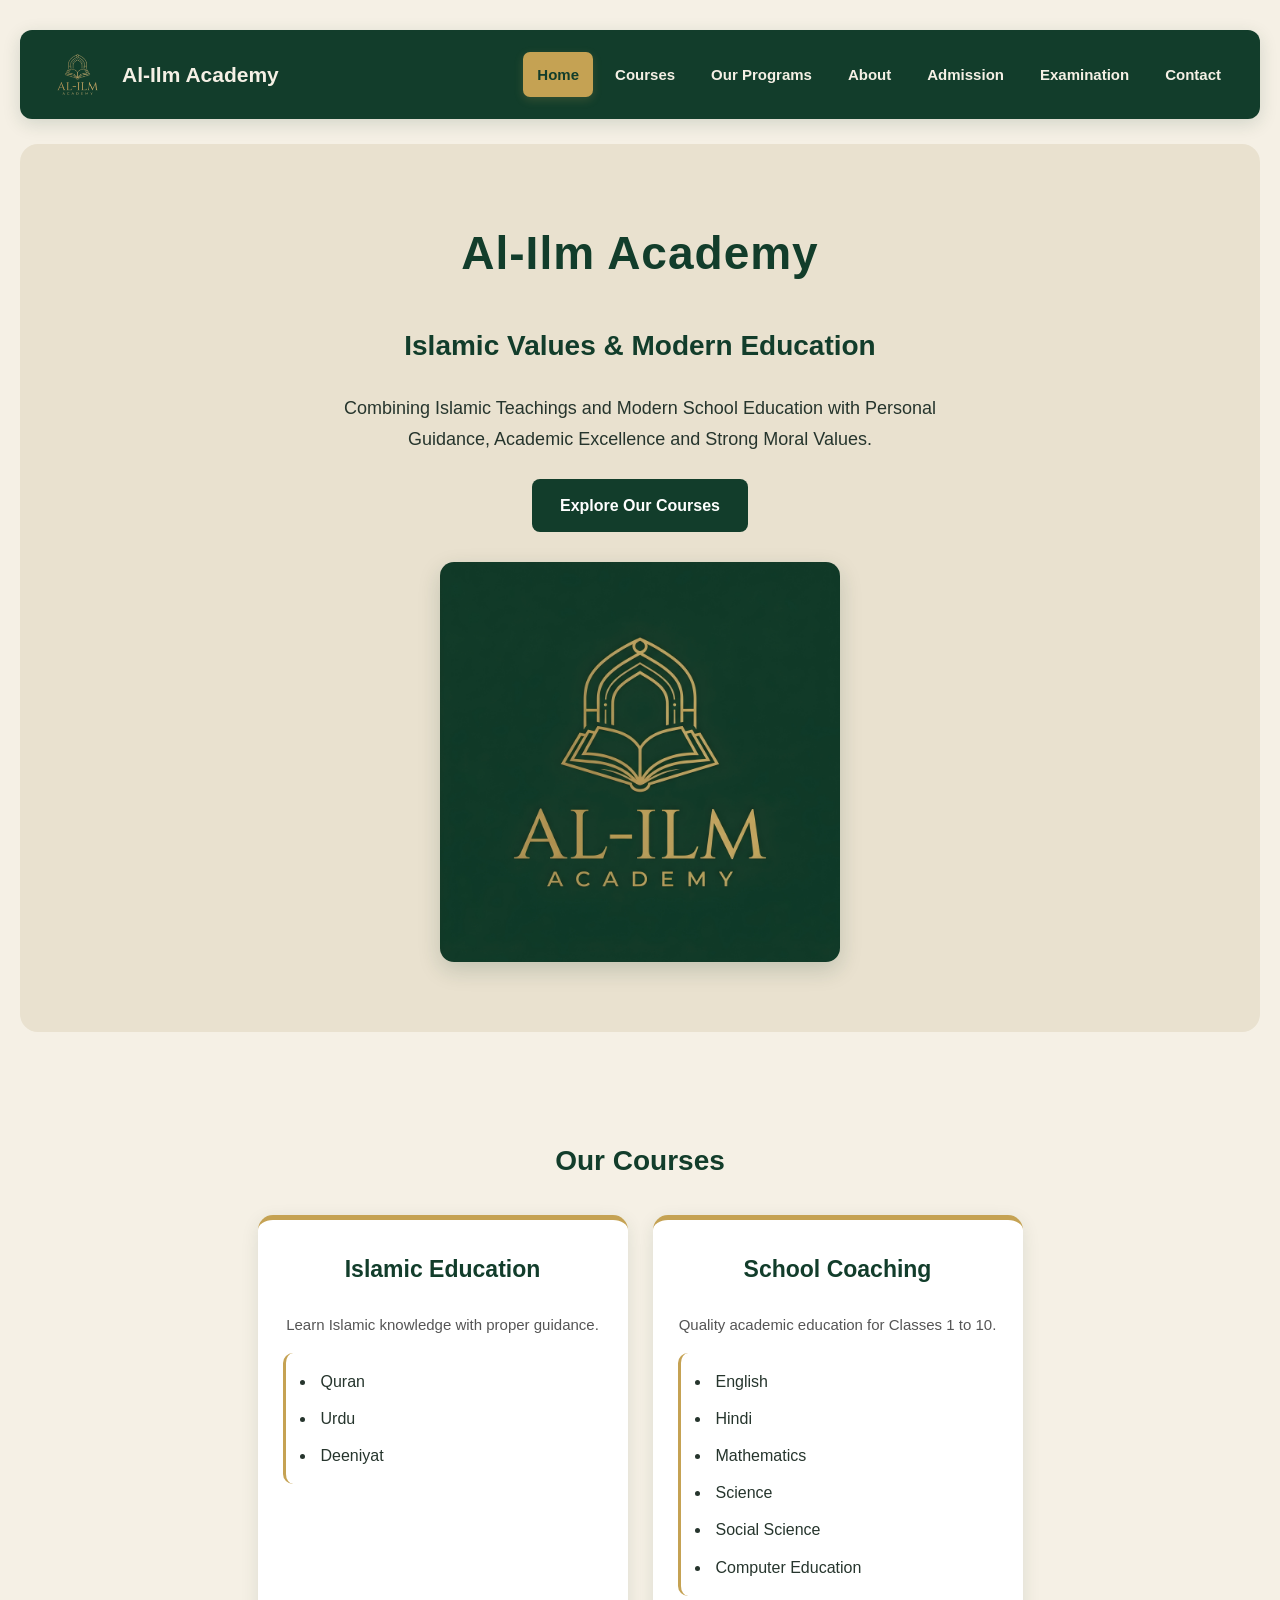
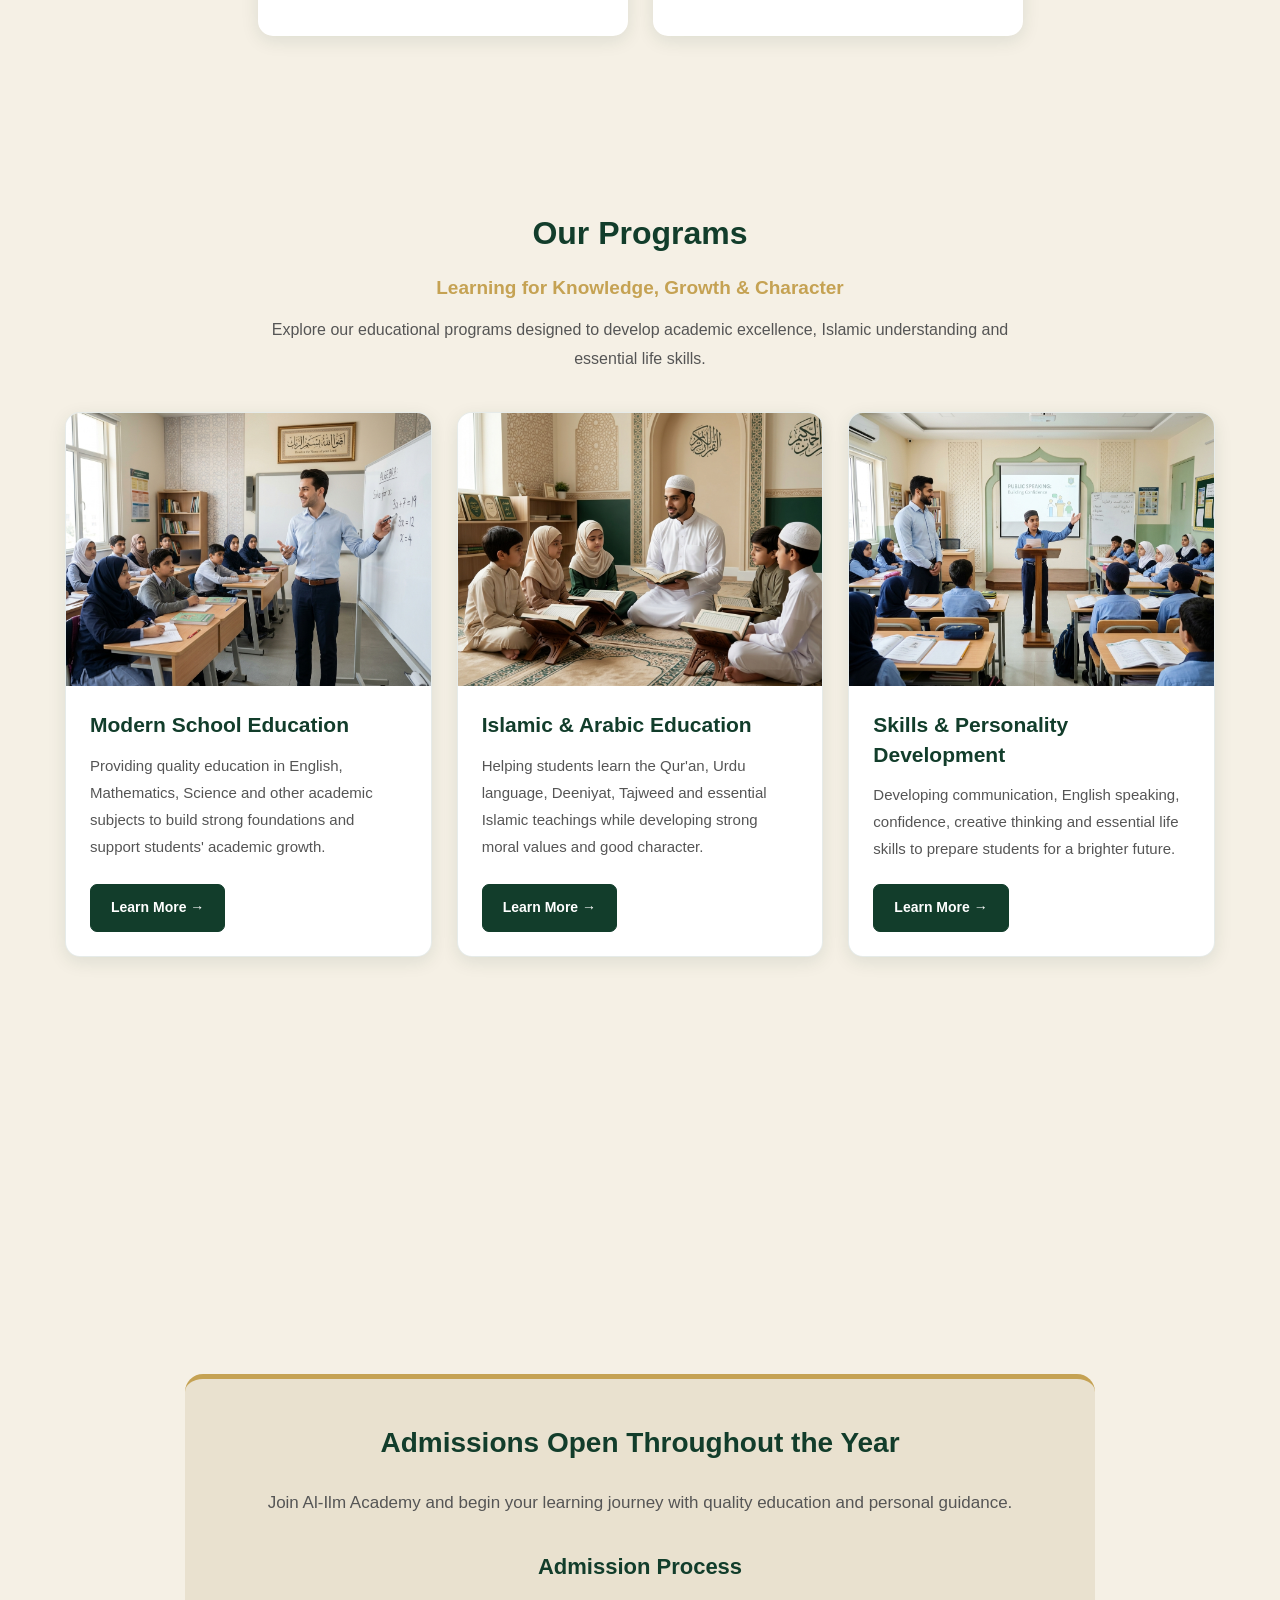
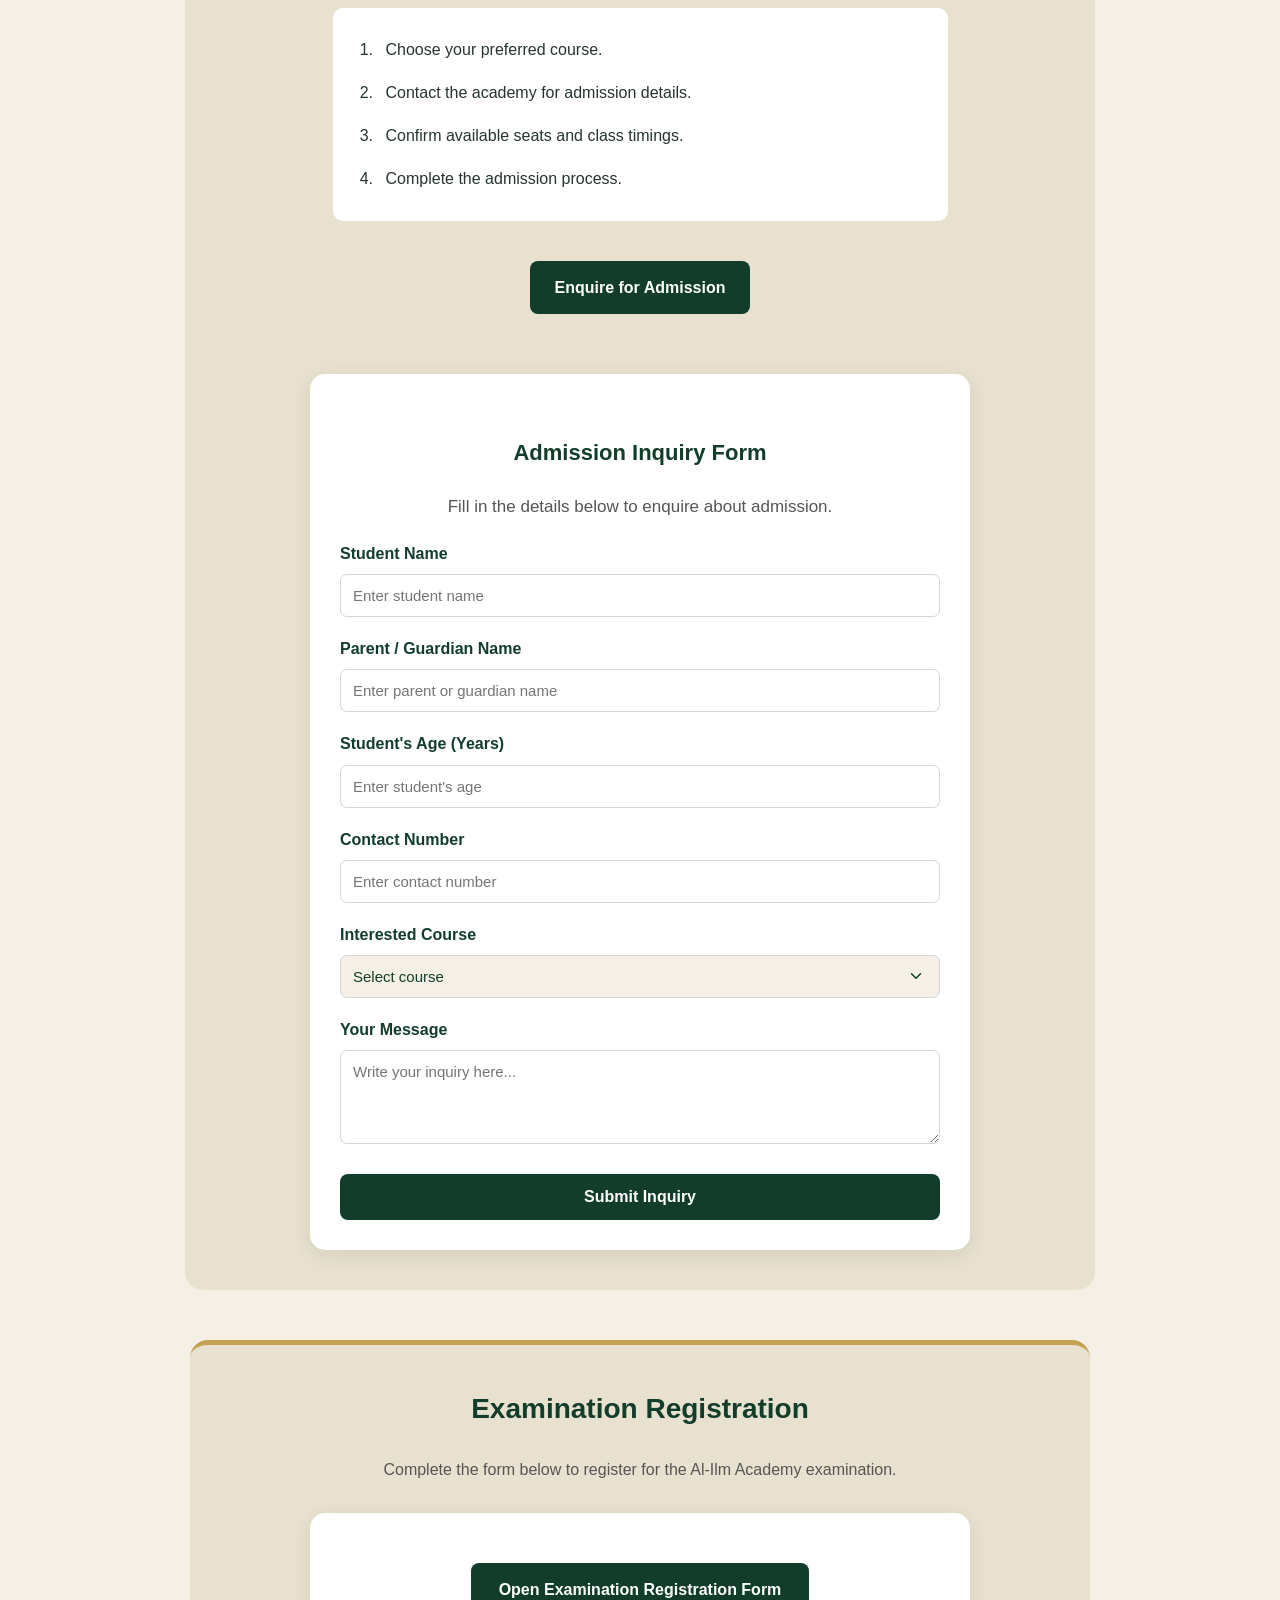
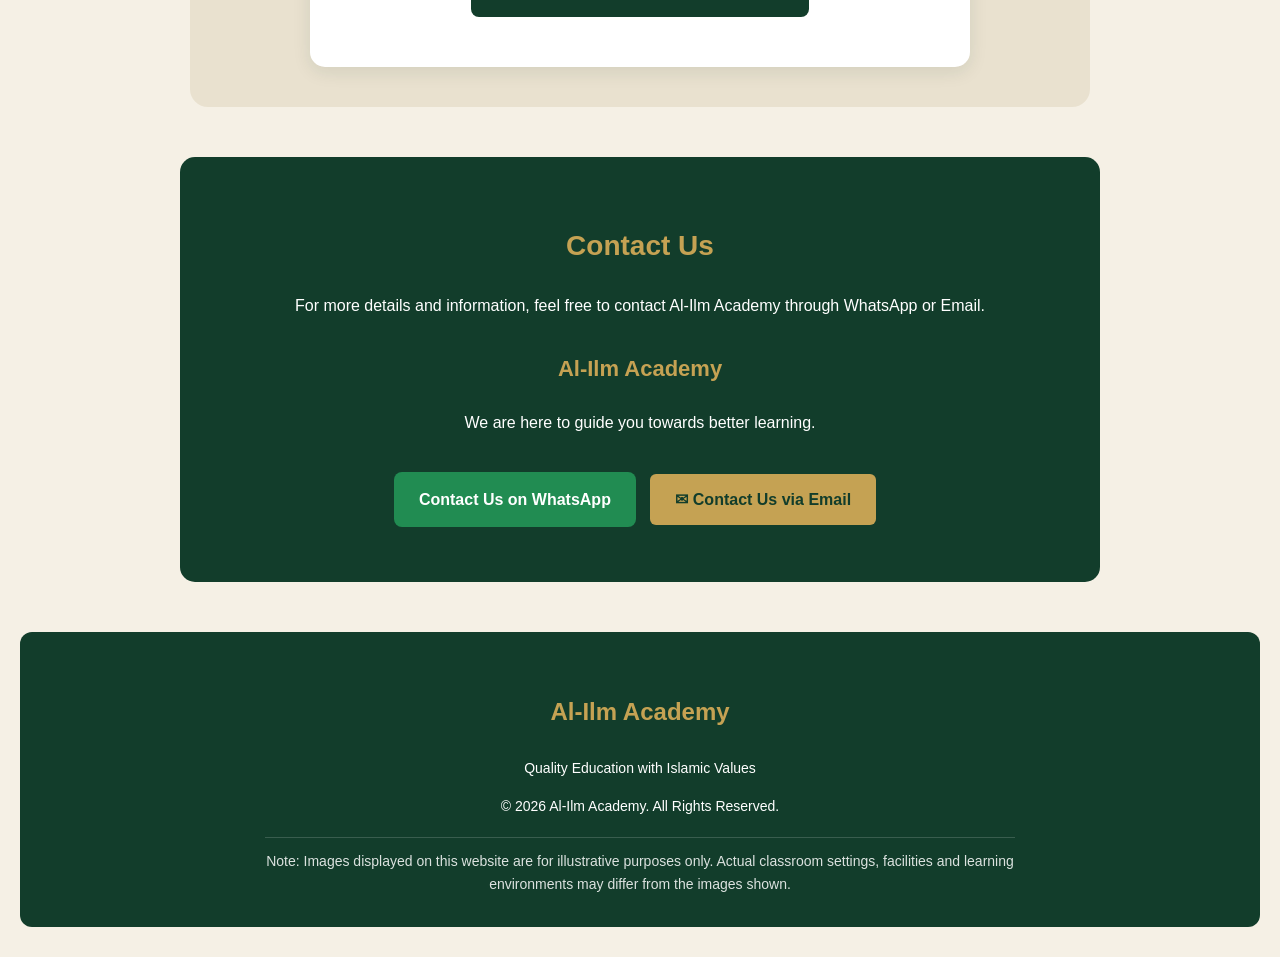
<file: index.html>
<!DOCTYPE html>
<html lang="en">

<head>
    <meta charset="UTF-8">
    <meta name="viewport" content="width=device-width, initial-scale=1.0">

    <title>Al-Ilm Academy | Islamic Education & School Coaching</title>
    <meta name="description" content="Al-Ilm Academy offers quality education, Islamic values and personal guidance through Quran, Deeniyat and school coaching for Classes 1–10.">

    <link rel="stylesheet" href="style.css">
</head>

<body>


<nav class="main-nav">
    <a href="#home" class="brand">
        <img src="./logo b.png" alt="Al-Ilm Academy Logo">
        <span>Al-Ilm Academy</span>
    </a>

    <button class="menu-toggle" id="menuToggle"
        aria-label="Toggle navigation"
        aria-expanded="false">
        ☰
    </button>

    <div class="nav-links" id="navLinks">
    <a href="#home">Home</a>
    <a href="#courses">Courses</a>
    <a href="#programs">Our Programs</a>
    <a href="#about">About</a>
    <a href="#admission">Admission</a>
    <a href="#exam-registration">Examination</a>
    <a href="#contact">Contact</a>
</div>
</nav>



<section class="hero" id="home">

    <h1>Al-Ilm Academy</h1>

    <h2>Islamic Values & Modern Education</h2>
   <p>
    Combining Islamic Teachings and Modern School Education
    with Personal Guidance, Academic Excellence and Strong Moral Values.
</p>

    <a href="#courses">Explore Our Courses</a>

   <img src="./logo.jpg.jpeg" alt="Al-Ilm Academy Logo">

</section>



<section class="courses" id="courses">

    <h2>Our Courses</h2>

    <div class="course-container">

        <div class="course-card">
            <h3>Islamic Education</h3>
            <p>Learn Islamic knowledge with proper guidance.</p>
           <ul>
    <li>Quran</li>
    <li>Urdu</li>
    <li>Deeniyat</li>
</ul>
        </div>

        <div class="course-card">
            <h3>School Coaching</h3>
            <p>Quality academic education for Classes 1 to 10.</p>
            <ul>
                <li>English</li>
                <li>Hindi</li>
                <li>Mathematics</li>
                <li>Science</li>
                <li>Social Science</li>
                <li>Computer Education</li>
            </ul>
        </div>

    </div>

</section>

<!-- OUR PROGRAMS SECTION -->

<section class="our-programs" id="programs">

    <div class="programs-header">
        <h2>Our Programs</h2>

        <h3>Learning for Knowledge, Growth & Character</h3>

        <p>
            Explore our educational programs designed to develop academic
            excellence, Islamic understanding and essential life skills.
        </p>
    </div>

    <div class="programs-container">

        <!-- PROGRAM 01 -->

        <article class="program-card">

            <div class="program-image">
                <img
                    src="./images/modern-school-education.png"
                    alt="Teacher teaching students in a modern classroom"
                    width="600"
                    height="450"
                    loading="lazy"
                >
            </div>

            <div class="program-content">
                <h3>Modern School Education</h3>

                <p>
                    Providing quality education in English, Mathematics,
                    Science and other academic subjects to build strong
                    foundations and support students' academic growth.
                </p>

                <a href="#contact" class="program-btn">
                    Learn More →
                </a>
            </div>

        </article>

        <!-- PROGRAM 02 -->

        <article class="program-card">

            <div class="program-image">
                <img
                    src="./images/islamic-arabic-education.png"
                    alt="Open Quran on a wooden rehal with Arabic and Urdu learning books"
                    width="600"
                    height="450"
                    loading="lazy"
                >
            </div>

            <div class="program-content">
                <h3>Islamic & Arabic Education</h3>

                <p>
                    Helping students learn the Qur'an, Urdu language,
                    Deeniyat, Tajweed and essential Islamic teachings
                    while developing strong moral values and good character.
                </p>

                <a href="#contact" class="program-btn">
                    Learn More →
                </a>
            </div>

        </article>

        <!-- PROGRAM 03 -->

        <article class="program-card">

            <div class="program-image">
                <img
                    src="./images/skills-personality-development.png"
                    alt="Student giving a classroom presentation while classmates listen"
                    width="600"
                    height="450"
                    loading="lazy"
                >
            </div>

            <div class="program-content">
                <h3>Skills & Personality Development</h3>

                <p>
                    Developing communication, English speaking, confidence,
                    creative thinking and essential life skills to prepare
                    students for a brighter future.
                </p>

                <a href="#contact" class="program-btn">
                    Learn More →
                </a>
            </div>

        </article>

    </div>

</section>

<section class="about" id="about">

    <h2>About Our Academy</h2>

    <p>
        Al-Ilm Academy is dedicated to providing quality education
        with personal guidance, Islamic values and a supportive
        learning environment.
    </p>

    <p>
        Our aim is to help students develop knowledge, confidence
        and good character.
    </p>

</section>

<section class="admission" id="admission">

    <h2>Admissions Open Throughout the Year</h2>

    <p>
        Join Al-Ilm Academy and begin your learning journey
        with quality education and personal guidance.
    </p>

    <h3>Admission Process</h3>

    <ol>
        <li>Choose your preferred course.</li>
        <li>Contact the academy for admission details.</li>
        <li>Confirm available seats and class timings.</li>
        <li>Complete the admission process.</li>
    </ol>

   <a href="#admissionFormSection">Enquire for Admission</a>

<div class="admission-form" id="admissionFormSection">

    <h3>Admission Inquiry Form</h3>

    <p>Fill in the details below to enquire about admission.</p>

    <form id="admissionForm">

<label for="student-name">Student Name</label>
<input
    type="text"
    id="student-name"
    name="student-name"
    placeholder="Enter student name"
    required
>

<label for="parent-name">Parent / Guardian Name</label>
<input
    type="text"
    id="parent-name"
    name="parent-name"
    placeholder="Enter parent or guardian name"
    required
>
        <label for="student-age">Student's Age (Years)</label>
<input
    type="number"
    id="student-age"
    name="student-age"
    placeholder="Enter student's age"
    min="3"
    max="70"
    required
>

        <label for="phone">Contact Number</label>
        <input
            type="tel"
            id="phone"
            name="phone"
            placeholder="Enter contact number"
            required
        >

        <label for="course">Interested Course</label>
        <select id="course" name="course" required>
            <option value="" disabled selected>Select course</option>
            <option value="Islamic Education">Islamic Education</option>
            <option value="School Coaching">School Coaching</option>
            <option value="Both Courses">Both Courses (Islamic + School Coaching)</option>
        </select>

        <div id="classFieldGroup" hidden>

    <label for="class">Student's Class</label>

    <select id="class" name="class">
        <option value="" disabled selected>Select class</option>
        <option value="Independent Learner">Independent Learner</option>
        <option value="Class 1">Class 1</option>
        <option value="Class 2">Class 2</option>
        <option value="Class 3">Class 3</option>
        <option value="Class 4">Class 4</option>
        <option value="Class 5">Class 5</option>
        <option value="Class 6">Class 6</option>
        <option value="Class 7">Class 7</option>
        <option value="Class 8">Class 8</option>
        <option value="Class 9">Class 9</option>
        <option value="Class 10">Class 10</option>
    </select>

</div>

        <label for="message">Your Message</label>
        <textarea
            id="message"
            name="message"
            placeholder="Write your inquiry here..."
            rows="4"
        ></textarea>

       <button type="submit">Submit Inquiry</button>

    </form>

<div id="submissionResult" class="submission-result" hidden></div>

</div>

</section>

<!-- EXAMINATION REGISTRATION SECTION -->

<section class="exam-registration" id="exam-registration">

    <h2>Examination Registration</h2>

    <p>
        Complete the form below to register for the Al-Ilm Academy examination.
    </p>

   <div class="exam-form">
    <a
        href="https://script.google.com/macros/s/AKfycbxy7cXH6IMPrATmM7qEzdLJ-iq9IzYQpVOkBs_WQFw/dev?page=registration"
        target="_blank"
        rel="noopener noreferrer">
        Open Examination Registration Form
    </a>
</div>

</section>

<section class="contact" id="contact">

    <h2>Contact Us</h2>

    <p>
    For more details and information, feel free to contact
    Al-Ilm Academy through WhatsApp or Email.
</p>
    <h3>Al-Ilm Academy</h3>

    <p>We are here to guide you towards better learning.</p>

<a class="whatsapp-btn"
   href="https://wa.me/91XXXXXXXXXX?text=Assalamu%20Alaikum%2C%0A%0AI%20visited%20the%20Al-Ilm%20Academy%20website%20and%20would%20like%20to%20know%20more%20about%20your%20courses%2C%20admission%20process%2C%20and%20other%20details.%0A%0APlease%20share%20the%20relevant%20information.%0A%0AThank%20you."
   target="_blank"
   rel="noopener noreferrer">
   Contact Us on WhatsApp
</a>
<a class="email-btn"
   href="https://mail.google.com/mail/?view=cm&fs=1&to=official.alilmacademy@gmail.com&su=Al-Ilm%20Academy%20Inquiry&body=Assalamu%20Alaikum%2C%0A%0AI%20visited%20the%20Al-Ilm%20Academy%20website%20and%20would%20like%20to%20know%20more%20about%20your%20courses%2C%20admission%20process%2C%20and%20other%20details.%0A%0APlease%20share%20the%20relevant%20information.%0A%0AThank%20you."
   target="_blank"
   rel="noopener noreferrer">
   <span>✉</span> Contact Us via Email
</a>
</section>

<footer class="footer">

    <h3>Al-Ilm Academy</h3>

    <p>Quality Education with Islamic Values</p>

    <p>© 2026 Al-Ilm Academy. All Rights Reserved.</p>

    <p class="website-disclaimer">
    Note: Images displayed on this website are for illustrative
    purposes only. Actual classroom settings, facilities and
    learning environments may differ from the images shown.
</p>

</footer>


<script>
const admissionForm = document.getElementById("admissionForm");
const submissionResult = document.getElementById("submissionResult");

admissionForm.addEventListener("submit", function(event) {
    event.preventDefault();

    const formData = new FormData(admissionForm);

    const studentName = formData.get("student-name");
    const parentName = formData.get("parent-name");
    const phone = formData.get("phone");
    const course = formData.get("course");
    const studentClass = formData.get("class");
    const studentAge = formData.get("student-age");
    const message = formData.get("message");

    const referenceNumber = "AILM-" + Date.now();

    const enquiryText =
        "AL-ILM ACADEMY - ADMISSION ENQUIRY\n\n" +
        "Reference Number: " + referenceNumber + "\n" +
        "Student Name: " + studentName + "\n" +
        "Parent / Guardian: " + parentName + "\n" +
        "Contact Number: " + phone + "\n" +
        "Student Age: " + studentAge + " years\n" +
        "Interested Course: " + course + "\n" +
        "Student's Class: " + (studentClass || "Not specified") + "\n" +
        "Message: " + (message || "No message");

    submissionResult.replaceChildren();

    const heading = document.createElement("h3");
    heading.textContent = "Your Enquiry Is Ready!";

    const reference = document.createElement("p");
    reference.textContent = "Reference Number: " + referenceNumber;

    const instruction = document.createElement("p");
    instruction.textContent =
        "Choose how you would like to send your enquiry:";

    const emailButton = document.createElement("a");
    emailButton.className = "email-btn";
    emailButton.textContent = "✉ Send via Email";
    emailButton.href =
        "mailto:official.alilmacademy@gmail.com?subject=" +
        encodeURIComponent("Admission Enquiry - " + referenceNumber) +
        "&body=" + encodeURIComponent(enquiryText);

    const academyWhatsAppNumber = "91XXXXXXXXXX";

    const whatsappButton = document.createElement("a");
    whatsappButton.className = "whatsapp-btn";
    whatsappButton.textContent = "Send via WhatsApp";
    whatsappButton.href =
        "https://wa.me/" + academyWhatsAppNumber +
        "?text=" + encodeURIComponent(enquiryText);
    whatsappButton.target = "_blank";
    whatsappButton.rel = "noopener noreferrer";

    submissionResult.append(
        heading,
        reference,
        instruction,
        emailButton,
        whatsappButton
    );

    submissionResult.hidden = false;
});

// MOBILE NAVIGATION MENU

const menuToggle = document.getElementById("menuToggle");
const navLinks = document.getElementById("navLinks");

menuToggle.addEventListener("click", function () {
    navLinks.classList.toggle("active");

    const isOpen = navLinks.classList.contains("active");

    menuToggle.setAttribute("aria-expanded", isOpen);
    menuToggle.innerHTML = isOpen ? "✕" : "☰";
});

document.querySelectorAll(".nav-links a").forEach(function (link) {
    link.addEventListener("click", function (event) {

        event.preventDefault();

        navLinks.classList.remove("active");
        menuToggle.setAttribute("aria-expanded", "false");
        menuToggle.innerHTML = "☰";

        const targetId = link.getAttribute("href");
        const targetSection = document.querySelector(targetId);

        if (targetSection) {
            targetSection.scrollIntoView({
                behavior: "smooth",
                block: "center"
            });
        }

    });
});

// AUTOMATIC ACTIVE NAVIGATION

const sections = document.querySelectorAll(
    "#home, #courses, #programs, #about, #admission, #exam-registration, #contact"
);

const navItems = document.querySelectorAll(".nav-links a");

const sectionObserver = new IntersectionObserver(
    function (entries) {
        entries.forEach(function (entry) {
            if (entry.isIntersecting) {
                navItems.forEach(function (link) {
                    link.classList.remove("active-link");
                });

                const activeLink = document.querySelector(
                    '.nav-links a[href="#' + entry.target.id + '"]'
                );

                if (activeLink) {
                    activeLink.classList.add("active-link");
                }
            }
        });
    },
    {
        rootMargin: "-25% 0px -65% 0px"
    }
);

sections.forEach(function (section) {
    sectionObserver.observe(section);
});

// SCROLL REVEAL ANIMATION

const revealItems = document.querySelectorAll(
    ".courses, .course-card, .our-programs, .program-card, .about, .admission, .exam-registration, .contact"
);

const revealObserver = new IntersectionObserver(
    function (entries) {
        entries.forEach(function (entry) {
            if (entry.isIntersecting) {
                entry.target.classList.add("show");
                revealObserver.unobserve(entry.target);
            }
        });
    },
    {
        threshold: 0.12
    }
);

revealItems.forEach(function (item) {
    item.classList.add("reveal");
    revealObserver.observe(item);
});

/* AUTO HIDE NAVBAR */

const navbar = document.querySelector(".main-nav");
let navbarTimer;

window.addEventListener("scroll", function () {
    navbar.classList.remove("nav-hidden");

    clearTimeout(navbarTimer);

    navbarTimer = setTimeout(function () {
        if (!navLinks.classList.contains("active")) {
            navbar.classList.add("nav-hidden");
        }
    }, 900);
});

/* OUR PROGRAMS MOBILE CAROUSEL */

const programsContainer = document.querySelector(".programs-container");
const programCards = document.querySelectorAll(".program-card");

if (programsContainer && programCards.length) {

    function updateActiveProgram() {

        if (window.innerWidth > 600) {
            programCards.forEach(function (card) {
                card.classList.remove("is-active");
            });
            return;
        }

        const containerCenter =
            programsContainer.getBoundingClientRect().left +
            programsContainer.getBoundingClientRect().width / 2;

        let closestCard = null;
        let smallestDistance = Infinity;

        programCards.forEach(function (card) {

            const cardRect = card.getBoundingClientRect();
            const cardCenter = cardRect.left + cardRect.width / 2;
            const distance = Math.abs(containerCenter - cardCenter);

            if (distance < smallestDistance) {
                smallestDistance = distance;
                closestCard = card;
            }
        });

        programCards.forEach(function (card) {
            card.classList.toggle("is-active", card === closestCard);
        });
    }

    programsContainer.addEventListener(
        "scroll",
        updateActiveProgram,
        { passive: true }
    );

    window.addEventListener("resize", updateActiveProgram);

    updateActiveProgram();
}
/* PROGRAM LEARN MORE: CENTER CONTACT SECTION */

document.querySelectorAll(".program-btn").forEach(function (button) {

    button.addEventListener("click", function (event) {

        event.preventDefault();

        const contactSection = document.getElementById("contact");

        if (contactSection) {
            contactSection.scrollIntoView({
                behavior: "smooth",
                block: "center"
            });
        }

    });

});
/* CONDITIONAL STUDENT CLASS FIELD */

const courseSelect = document.getElementById("course");
const classFieldGroup = document.getElementById("classFieldGroup");
const classSelect = document.getElementById("class");

function updateClassField() {

    const selectedCourse = courseSelect.value;

    const needsClass =
        selectedCourse === "School Coaching" ||
        selectedCourse === "Both Courses";

    classFieldGroup.hidden = !needsClass;
    classSelect.required = needsClass;

    if (!needsClass) {
        classSelect.value = "";
    }
}

courseSelect.addEventListener("change", updateClassField);

updateClassField();
// NAVBAR: CONSISTENT HEADING SCROLL POSITION

document.querySelectorAll('.nav-links a[href^="#"]').forEach(function (link) {

    link.addEventListener("click", function (event) {

        const targetId = this.getAttribute("href");
        const target = document.querySelector(targetId);

        if (!target) return;

        event.preventDefault();

        const heading = target.querySelector("h1, h2") || target;

        const scrollPosition =
            heading.getBoundingClientRect().top +
            window.scrollY -
            window.innerHeight * 0.42;

        window.scrollTo({
            top: scrollPosition,
            behavior: "smooth"
        });

        history.replaceState(null, "", targetId);

    });

});
</script>
</file>
<file: style.css>
/* COMPLETE WEBSITE DESIGN */

body {
    margin: 0;
    padding: 30px 20px;
    font-family: Arial, sans-serif;
    background-color: #F5F0E5;
    color: #26352D;
    line-height: 1.7;
}

/* MAIN HEADING */

h1 {
    color: #123D2B;
    text-align: center;
    font-size: 42px;
    margin-top: 25px;
    letter-spacing: 1px;
}

/* SECONDARY HEADINGS */

h2 {
    color: #123D2B;
    text-align: center;
    font-size: 28px;
    margin-top: 30px;
}

/* IMAGE DESIGN */

img {
    display: block;
    width: 400px;
    max-width: 90%;
    height: auto;
    margin: 25px auto;
    border-radius: 14px;
    box-shadow: 0 8px 22px rgba(18, 61, 43, 0.18);
}

/* BUTTON DESIGN */

a {
    display: table;
    margin: 20px auto;
    background-color: #123D2B;
    color: #FFFFFF;
    text-decoration: none;
    padding: 13px 28px;
    border-radius: 8px;
    font-size: 16px;
    font-weight: bold;
}

/* BUTTON HOVER EFFECT */

a:hover {
    background-color: #C5A253;
    color: #123D2B;
}

/* PARAGRAPH DESIGN */

p {
    text-align: center;
    font-size: 17px;
}

/* COURSE HEADINGS */

h3 {
    color: #123D2B;
    text-align: center;
    font-size: 22px;
    margin-top: 30px;
}

/* COURSE LIST DESIGN */

ul {
    max-width: 550px;
    margin: 15px auto 30px;
    padding: 20px 20px 20px 45px;
    background-color: #FFFFFF;
    border-left: 5px solid #C5A253;
    border-radius: 10px;
    box-shadow: 0 4px 14px rgba(0, 0, 0, 0.06);
}

li {
    padding: 5px;
}

/* NAVIGATION BAR */

nav {
    background-color: #123D2B;
    padding: 12px 20px;
    border-radius: 10px;
    display: flex;
    justify-content: center;
    align-items: center;
    gap: 25px;
    flex-wrap: wrap;
}

/* NAVIGATION LINKS */

nav a {
    display: inline-block;
    margin: 0;
    padding: 8px 14px;
    background-color: transparent;
    color: #FFFFFF;
    text-decoration: none;
    font-size: 16px;
    font-weight: bold;
    border-radius: 6px;
}

/* NAVIGATION HOVER */

nav a:hover {
    background-color: #C5A253;
    color: #123D2B;
}

/* HERO SECTION */

.hero {
    text-align: center;
    padding: 45px 20px;
    margin-top: 25px;
    background-color: #E9E1CF;
    border-radius: 18px;
}

/* HERO HEADING */

.hero h1 {
    font-size: 46px;
    margin-bottom: 10px;
}

/* HERO DESCRIPTION */

.hero p {
    font-size: 18px;
    max-width: 650px;
    margin: 15px auto 25px;
}

/* HERO IMAGE */

.hero img {
    margin-top: 30px;
}

/* COURSES SECTION */

.courses {
    padding: 40px 15px;
    margin-top: 35px;
    scroll-margin-top: 20px;
}

/* COURSE CONTAINER */

.course-container {
    display: flex;
    justify-content: center;
    align-items: stretch;
    gap: 25px;
    flex-wrap: wrap;
    max-width: 1000px;
    margin: 30px auto;
}

/* INDIVIDUAL COURSE CARD */

.course-card {
    background-color: #FFFFFF;
    padding: 25px;
    border-radius: 15px;
    width: 320px;
    box-shadow: 0 5px 18px rgba(18, 61, 43, 0.10);
    border-top: 5px solid #C5A253;
}

/* COURSE CARD HEADING */

.course-card h3 {
    color: #123D2B;
    font-size: 23px;
    margin-top: 5px;
}

/* COURSE CARD PARAGRAPH */

.course-card p {
    color: #555555;
    font-size: 15px;
}

/* COURSE LIST */

.course-card ul {
    box-shadow: none;
    margin: 15px 0;
    padding: 10px 10px 10px 30px;
    border-left: 3px solid #C5A253;
}

/* ABOUT SECTION */

.about {
    max-width: 850px;
    margin: 50px auto;
    padding: 35px;
    background-color: #FFFFFF;
    border-radius: 15px;
    border-left: 6px solid #C5A253;
    box-shadow: 0 5px 18px rgba(18, 61, 43, 0.10);
}

/* ABOUT HEADING */

.about h2 {
    margin-top: 0;
    color: #123D2B;
}

/* ABOUT PARAGRAPHS */

.about p {
    color: #555555;
    font-size: 17px;
    line-height: 1.8;
    text-align: center;
}

/* CONTACT SECTION */

.contact {
    max-width: 850px;
    margin: 50px auto;
    padding: 35px;
    text-align: center;
    background-color: #123D2B;
    color: #FFFFFF;
    border-radius: 15px;
}

/* CONTACT HEADING */

.contact h2,
.contact h3 {
    color: #C5A253;
}

/* CONTACT TEXT */

.contact p {
    color: #FFFFFF;
    font-size: 16px;
}

/* WHATSAPP BUTTON */

.whatsapp-btn {
    display: inline-block;
    background-color: #218C52;
    color: #FFFFFF;
    padding: 14px 25px;
    margin: 20px auto;
    border-radius: 8px;
    text-decoration: none;
    font-weight: bold;
}

.whatsapp-btn:hover {
    background-color: #176B3D;
    color: #FFFFFF;
}

/* WEBSITE FOOTER */

.footer {
    background-color: #123D2B;
    color: #FFFFFF;
    text-align: center;
    padding: 30px 15px;
    margin-top: 50px;
    border-radius: 12px;
}

.footer h3 {
    color: #C5A253;
    font-size: 24px;
}

.footer p {
    color: #FFFFFF;
    font-size: 14px;
}

/* MOBILE RESPONSIVE DESIGN */

@media (max-width: 600px) {

    body {
        padding: 15px 10px;
    }

    nav {
        gap: 5px;
        padding: 10px;
    }

    nav a {
        font-size: 14px;
        padding: 7px 10px;
    }

    .hero {
        padding: 25px 12px;
    }

    .hero h1 {
        font-size: 32px;
    }

    .hero h2 {
        font-size: 22px;
    }

    .course-card {
        width: 100%;
        box-sizing: border-box;
    }

    .about,
    .contact {
        padding: 20px 12px;
    }

    img {
        max-width: 100%;
        height: auto;
    }

}

.admission {
    max-width: 850px;
    margin: 50px auto;
    padding: 40px 30px;
    text-align: center;
    background-color: #E9E1CF;
    border-radius: 18px;
    border-top: 5px solid #C5A253;
}

.admission h2 {
    color: #123D2B;
    margin-top: 0;
}

.admission p {
    color: #555555;
    font-size: 17px;
}

.admission h3 {
    color: #123D2B;
    margin-top: 30px;
}

.admission ol {
    max-width: 550px;
    margin: 20px auto;
    padding: 20px 20px 20px 45px;
    text-align: left;
    background-color: #FFFFFF;
    border-radius: 10px;
}

.admission li {
    padding: 8px;
    color: #26352D;
}

.admission a {
    display: inline-block;
    background-color: #123D2B;
    color: #FFFFFF;
    padding: 13px 25px;
    border-radius: 8px;
    text-decoration: none;
    font-weight: bold;
}

.admission a:hover {
    background-color: #C5A253;
    color: #123D2B;
}

.admission-form {
    max-width: 600px;
    margin: 40px auto 0;
    padding: 30px;
    background-color: #FFFFFF;
    border-radius: 15px;
    text-align: left;
    box-shadow: 0 5px 18px rgba(18, 61, 43, 0.10);
}

.admission-form h3,
.admission-form p {
    text-align: center;
}

.admission-form label {
    display: block;
    margin-top: 18px;
    margin-bottom: 7px;
    color: #123D2B;
    font-weight: bold;
}

.admission-form input,
.admission-form select,
.admission-form textarea {
    width: 100%;
    padding: 12px;
    border: 1px solid #D5D5D5;
    border-radius: 7px;
    box-sizing: border-box;
    font-size: 15px;
    font-family: Arial, sans-serif;
}

.admission-form textarea {
    resize: vertical;
}

.admission-form button {
    width: 100%;
    margin-top: 22px;
    padding: 14px;
    background-color: #123D2B;
    color: #FFFFFF;
    border: none;
    border-radius: 8px;
    font-size: 16px;
    font-weight: bold;
    cursor: pointer;
}

.admission-form button:hover {
    background-color: #C5A253;
    color: #123D2B;
}

.submission-result {
    margin-top: 30px;
    padding: 25px;
    background-color: #FFFFFF;
    border: 2px solid #C5A253;
    border-radius: 15px;
    color: #26352D;
    font-size: 16px;
    line-height: 2;
    white-space: pre-line;
    box-shadow: 0 5px 18px rgba(18, 61, 43, 0.10);
}

.submission-result::first-line {
    color: #123D2B;
    font-weight: bold;
}

/* ACADEMY LOGO */

nav .brand {
    display: flex;
    align-items: center;
    gap: 10px;
    margin: 0;
    padding: 0;
    background: transparent;
    color: #FFFFFF;
    font-size: 20px;
}

nav .brand img {
    width: 75px;
    height: 75px;
    object-fit: contain;
    margin: 0;
    border-radius: 0;
    box-shadow: none;
}

nav .nav-links {
    display: flex;
    align-items: center;
    gap: 15px;
    flex-wrap: wrap;
}

@media (max-width: 600px) {
    nav {
        flex-direction: column;
    }

    nav .nav-links {
        justify-content: center;
    }
}
.email-btn {
    display: inline-block;
    background-color: #C5A253;
    color: #123D2B;
    padding: 12px 25px;
    margin: 10px;
    border-radius: 6px;
    text-decoration: none;
    font-weight: bold;
    transition: 0.3s;
}

.email-btn:hover {
    background-color: #D8B96F;
    transform: translateY(-2px);
}

/* ADMISSION ENQUIRY ACTION BUTTONS */

#submissionResult {
    text-align: center;
    padding: 25px 15px;
}

#submissionResult h3 {
    margin-bottom: 12px;
    color: #123D2B;
}

#submissionResult p {
    margin-bottom: 15px;
}

#submissionResult a.email-btn,
#submissionResult a.whatsapp-btn {
    display: inline-flex;
    align-items: center;
    justify-content: center;
    min-width: 190px;
    padding: 13px 22px;
    margin: 10px;
    border-radius: 7px;
    text-decoration: none;
    font-weight: 600;
    text-align: center;
    box-sizing: border-box;
    transition: 0.3s ease;
}

#submissionResult a.email-btn {
    background: #C5A253;
    color: #123D2B;
}

#submissionResult a.whatsapp-btn {
    background: #123D2B;
    color: #FFFFFF;
}

#submissionResult a.email-btn:hover,
#submissionResult a.whatsapp-btn:hover {
    transform: translateY(-3px);
    box-shadow: 0 5px 14px rgba(0, 0, 0, 0.15);
}

@media (max-width: 500px) {
    #submissionResult a.email-btn,
    #submissionResult a.whatsapp-btn {
        display: flex;
        width: 100%;
        max-width: 260px;
        margin: 10px auto;
    }
}

/* PREMIUM NAVIGATION BAR */

.main-nav {
    background: #123D2B;
    padding: 12px 25px;
    border-radius: 12px;
    display: flex;
    justify-content: space-between;
    align-items: center;
    gap: 20px;
    box-shadow: 0 5px 18px rgba(18, 61, 43, 0.15);
}

.main-nav .brand {
    display: flex;
    align-items: center;
    gap: 12px;
    margin: 0;
    padding: 0;
    background: transparent;
    color: #F5F0E5;
    font-size: 21px;
    font-weight: bold;
    text-decoration: none;
}

.main-nav .brand img {
    width: 65px;
    height: 65px;
    object-fit: contain;
    margin: 0;
    border-radius: 0;
    box-shadow: none;
}

.main-nav .nav-links {
    display: flex;
    align-items: center;
    gap: 8px;
}

.main-nav .nav-links a {
    color: #F5F0E5;
    padding: 10px 14px;
    margin: 0;
    border-radius: 7px;
    background: transparent;
    font-size: 15px;
    text-decoration: none;
    transition: 0.3s ease;
}

.main-nav .nav-links a:hover {
    background: #C5A253;
    color: #123D2B;
}

.menu-toggle {
    display: none;
    background: transparent;
    border: 1px solid #C5A253;
    color: #C5A253;
    font-size: 25px;
    padding: 5px 12px;
    border-radius: 7px;
    cursor: pointer;
}


/* MOBILE NAVIGATION FIX */

@media (max-width: 700px) {

    .main-nav {
        position: sticky;
        top: 0;
        z-index: 1000;
        flex-direction: row;
        flex-wrap: nowrap;
        justify-content: space-between;
        align-items: center;
        padding: 8px 12px;
        gap: 8px;
    }

    .main-nav .brand {
        min-width: 0;
        gap: 8px;
        font-size: 16px;
    }

    .main-nav .brand img {
        width: 45px;
        height: 45px;
        flex-shrink: 0;
    }

    .menu-toggle {
        display: block;
        flex-shrink: 0;
        font-size: 23px;
    }

    .main-nav .nav-links {
        display: none;
        position: absolute;
        top: calc(100% + 8px);
        right: 0;
        width: min(230px, calc(100vw - 40px));
        box-sizing: border-box;
        flex-direction: column;
        align-items: stretch;
        gap: 4px;
        padding: 10px;
        background: #123D2B;
        border: 1px solid rgba(197, 162, 83, 0.5);
        border-radius: 10px;
        box-shadow: 0 8px 20px rgba(0, 0, 0, 0.2);
    }

    .main-nav .nav-links.active {
        display: flex;
    }

    .main-nav .nav-links a {
        display: block;
        text-align: left;
        padding: 10px 12px;
    }
}


/* ACTIVE NAVIGATION HIGHLIGHT */

.main-nav .nav-links a.active-link {
    background-color: #C5A253;
    color: #123D2B;
    box-shadow: 0 3px 10px rgba(197, 162, 83, 0.20);
}

/* SMOOTH WEBSITE SCROLLING */

html {
    scroll-behavior: smooth;
}

/* COURSE CARD HOVER ANIMATION */

.course-card {
    transition: transform 0.3s ease, box-shadow 0.3s ease;
}

.course-card:hover {
    transform: translateY(-8px);
    box-shadow: 0 12px 25px rgba(18, 61, 43, 0.16);
}

/* SCROLL REVEAL ANIMATION */

.reveal {
    opacity: 0;
    transform: translateY(30px);
    transition: opacity 0.8s ease, transform 0.8s ease;
}

.reveal.show {
    opacity: 1;
    transform: translateY(0);
}

/* REDUCE ANIMATION FOR ACCESSIBILITY */
/*
@media (prefers-reduced-motion: reduce) {
    .reveal {
        opacity: 1;
        transform: none;
        transition: none;
    }
}
*/
/* STRONGER SCROLL ANIMATION */

.reveal {
    transform: translateY(65px) scale(0.95);
    filter: blur(5px);
    transition: all 1s ease;
}

.reveal.show {
    transform: translateY(0) scale(1);
    filter: blur(0);
}
/* FIX COURSE CARD HOVER WITH REVEAL */

.course-card.reveal.show:hover {
    transform: translateY(-8px) scale(1);
    box-shadow: 0 12px 25px rgba(18, 61, 43, 0.16);
}
/* STICKY NAVIGATION BAR */

.main-nav {
    position: sticky;
    top: 0;
    z-index: 1000;
}
/* AUTO HIDE NAVBAR ANIMATION */

.main-nav {
    position: sticky;
    top: 0;
    z-index: 1000;
    transition: transform 0.4s ease;
}

.main-nav.nav-hidden {
    transform: translateY(-120%);
}

/* SUBJECTS STAGGERED FADE IN ANIMATION */

.course-card.show ul li {
    opacity: 0;
    animation: subjectFadeIn 0.7s ease forwards;
}

.course-card.show ul li:nth-child(1) {
    animation-delay: 0.15s;
}

.course-card.show ul li:nth-child(2) {
    animation-delay: 0.35s;
}

.course-card.show ul li:nth-child(3) {
    animation-delay: 0.55s;
}

.course-card.show ul li:nth-child(4) {
    animation-delay: 0.75s;
}

.course-card.show ul li:nth-child(5) {
    animation-delay: 0.95s;
}

.course-card.show ul li:nth-child(6) {
    animation-delay: 1.15s;
}

@keyframes subjectFadeIn {
    from {
        opacity: 0;
        transform: translateY(12px);
    }

    to {
        opacity: 1;
        transform: translateY(0);
    }
}

/* EXAMINATION REGISTRATION SECTION */

.exam-registration {
    max-width: 850px;
    margin: 50px auto;
    padding: 40px 25px;
    text-align: center;
    background-color: #E9E1CF;
    border-radius: 18px;
    border-top: 5px solid #C5A253;
}

.exam-registration h2 {
    color: #123D2B;
    margin-top: 0;
}

.exam-registration > p {
    color: #555555;
    font-size: 16px;
}

.exam-form {
    max-width: 600px;
    margin: 30px auto 0;
    padding: 30px;
    background-color: #FFFFFF;
    border-radius: 15px;
    text-align: left;
    box-shadow: 0 5px 18px rgba(18, 61, 43, 0.10);
}

.exam-form h3 {
    text-align: center;
    color: #123D2B;
    margin-top: 0;
}

.exam-form label {
    display: block;
    margin-top: 18px;
    margin-bottom: 7px;
    color: #123D2B;
    font-weight: bold;
}

.exam-form input:not([type="checkbox"]) {
    width: 100%;
    padding: 12px;
    border: 1px solid #D5D5D5;
    border-radius: 7px;
    box-sizing: border-box;
    font-size: 15px;
    font-family: Arial, sans-serif;
}

.exam-form input:focus {
    outline: 2px solid #C5A253;
    border-color: #123D2B;
}

.exam-form .consent-label {
    display: flex;
    align-items: flex-start;
    gap: 10px;
    font-size: 13px;
    line-height: 1.5;
    font-weight: normal;
}

.exam-form .consent-label input {
    margin-top: 4px;
    accent-color: #123D2B;
}

.exam-form button {
    width: 100%;
    margin-top: 22px;
    padding: 14px;
    background-color: #123D2B;
    color: #FFFFFF;
    border: none;
    border-radius: 8px;
    font-size: 16px;
    font-weight: bold;
    cursor: pointer;
    transition: 0.3s ease;
}

.exam-form button:hover {
    background-color: #C5A253;
    color: #123D2B;
}

#examRegistrationResult {
    margin-top: 20px;
    padding: 20px;
    border: 1px solid #C5A253;
    border-radius: 10px;
    text-align: center;
}

@media (max-width: 600px) {
    .exam-registration {
        padding: 25px 12px;
    }

    .exam-form {
        padding: 20px 14px;
    }
}

/* =================================
   OUR PROGRAMS SECTION
================================= */

.our-programs {
    max-width: 1150px;
    margin: 55px auto;
    padding: 45px 20px;
    scroll-margin-top: 30px;
}

.programs-header {
    max-width: 750px;
    margin: 0 auto 38px;
    text-align: center;
}

.programs-header h2 {
    margin: 0 0 12px;
    font-size: 32px;
    color: #123D2B;
}

.programs-header h3 {
    margin: 0 0 12px;
    font-size: 19px;
    color: #C5A253;
}

.programs-header p {
    margin: 0 auto;
    color: #555555;
    font-size: 16px;
    line-height: 1.8;
}

.programs-container {
    display: grid;
    grid-template-columns: repeat(3, minmax(0, 1fr));
    align-items: stretch;
    gap: 25px;
}

.program-card {
    display: flex;
    flex-direction: column;
    min-width: 0;
    overflow: hidden;
    background: #FFFFFF;
    border: 1px solid rgba(18, 61, 43, 0.10);
    border-radius: 15px;
    box-shadow: 0 5px 18px rgba(18, 61, 43, 0.10);
    transition: transform 0.35s ease, box-shadow 0.35s ease;
}

.program-card:hover {
    transform: translateY(-6px);
    box-shadow: 0 12px 25px rgba(18, 61, 43, 0.16);
}

.program-image {
    width: 100%;
    aspect-ratio: 4 / 3;
    overflow: hidden;
    background: #E9E1CF;
}

.program-image img {
    display: block;
    width: 100%;
    height: 100%;
    max-width: none;
    margin: 0;
    border-radius: 0;
    box-shadow: none;
    object-fit: cover;
    transition: transform 0.45s ease;
}

.program-card:hover .program-image img {
    transform: scale(1.08);
}

.program-content {
    display: flex;
    flex-direction: column;
    flex: 1;
    padding: 24px;
}

.program-content h3 {
    margin: 0 0 12px;
    color: #123D2B;
    font-size: 21px;
    line-height: 1.4;
    text-align: left;
}

.program-content p {
    margin: 0 0 22px;
    color: #555555;
    font-size: 15px;
    line-height: 1.8;
    text-align: left;
}

.program-btn {
    display: inline-block;
    align-self: flex-start;
    margin: auto 0 0;
    padding: 11px 20px;
    border: 1px solid #123D2B;
    border-radius: 7px;
    background: #123D2B;
    color: #FFFFFF;
    font-size: 14px;
    font-weight: bold;
    text-decoration: none;
    transition: background 0.3s ease, color 0.3s ease,
                transform 0.3s ease;
}

.program-btn:hover {
    background: #C5A253;
    color: #123D2B;
    transform: translateY(-2px);
}

.program-btn:focus-visible {
    outline: 3px solid #C5A253;
    outline-offset: 4px;
}

/* TABLET */

@media (max-width: 900px) {
    .programs-container {
        grid-template-columns: repeat(2, minmax(0, 1fr));
    }
}

/* MOBILE */


/* MOBILE PROGRAM CAROUSEL */

@media (max-width: 600px) {

    .our-programs {
        padding: 30px 0;
        margin: 35px auto;
        overflow: hidden;
    }

    .programs-header {
        padding: 0 15px;
    }

    .programs-header h2 {
        font-size: 28px;
    }

    .programs-header h3 {
        font-size: 17px;
    }

    .programs-header p {
        font-size: 15px;
    }

    .programs-container {
        display: flex;
        gap: 16px;
        overflow-x: auto;
        overflow-y: hidden;
        padding: 18px 12vw 28px;
        scroll-snap-type: x mandatory;
        scroll-padding-inline: 12vw;
        scroll-behavior: smooth;
        -webkit-overflow-scrolling: touch;
        scrollbar-width: none;
    }

    .programs-container::-webkit-scrollbar {
        display: none;
    }

    .program-card {
        flex: 0 0 76vw;
        width: 76vw;
        scroll-snap-align: center;
        transform: scale(0.94);
        filter: blur(2px);
        opacity: 0.65;
        transition:
            transform 0.4s ease,
            filter 0.4s ease,
            opacity 0.4s ease,
            box-shadow 0.4s ease;
    }

    .program-card.is-active {
        transform: scale(1.02);
        filter: blur(0);
        opacity: 1;
        box-shadow: 0 12px 28px rgba(18, 61, 43, 0.17);
    }

    .program-card:hover {
        transform: none;
    }

    .program-card.is-active:hover {
        transform: scale(1.02);
    }

    .program-image {
        aspect-ratio: 4 / 3;
    }

    .program-content {
        padding: 20px;
    }

    .program-content h3 {
        font-size: 19px;
    }

    .program-content p {
        font-size: 14px;
    }

    .program-card .program-image img {
        transform: scale(1);
    }

    .program-card.is-active .program-image img {
        animation: programImageZoom 4s ease-in-out infinite alternate;
    }
}

@keyframes programImageZoom {
    from {
        transform: scale(1);
    }

    to {
        transform: scale(1.06);
    }
}


/* REDUCED MOTION ACCESSIBILITY */

@media (prefers-reduced-motion: reduce) {
    .program-card,
    .program-image img,
    .program-btn {
        transition: none;
    }

    .program-card:hover {
        transform: none;
    }

    .program-card:hover .program-image img {
        transform: none;
    }
}
/* WEBSITE DISCLAIMER */

.website-disclaimer {
    max-width: 750px;
    margin: 18px auto 0;
    padding-top: 12px;
    border-top: 1px solid rgba(255, 255, 255, 0.2);
    color: #E5E7EB;
    font-size: 12px;
    line-height: 1.7;
    text-align: center;
    opacity: 0.85;
}
/* AL-ILM ACADEMY CUSTOM DROPDOWN */

select {
    width: 100%;
    padding: 13px 42px 13px 15px;

    color: #123D2B;
    background-color: #F5F0E5;

    border: 1.5px solid #C5A253;
    border-radius: 9px;

    font-family: inherit;
    font-size: 15px;
    font-weight: 500;

    cursor: pointer;
    outline: none;

    appearance: none;
    -webkit-appearance: none;

    background-image: url("data:image/svg+xml,%3Csvg xmlns='http://www.w3.org/2000/svg' width='18' height='18' viewBox='0 0 24 24' fill='none' stroke='%23123D2B' stroke-width='2' stroke-linecap='round' stroke-linejoin='round'%3E%3Cpath d='m6 9 6 6 6-6'/%3E%3C/svg%3E");

    background-repeat: no-repeat;
    background-position: right 14px center;

    transition: border-color 0.25s ease, box-shadow 0.25s ease;
}

select:focus {
    border-color: #123D2B;
    box-shadow: 0 0 0 3px rgba(197, 162, 83, 0.25);
}

select option {
    color: #123D2B;
    background-color: #F5F0E5;
    padding: 10px;
}
/* ACCESSIBILITY: REDUCED MOTION FINAL FIX */
/*
@media (prefers-reduced-motion: reduce) {

    html {
        scroll-behavior: auto;
    }

    .reveal {
        opacity: 1;
        transform: none;
        filter: none;
        transition: none;
    }

    .course-card.show ul li {
        opacity: 1;
        animation: none;
    }

    .program-card,
    .program-card:hover,
    .program-card.is-active,
    .program-card.is-active:hover {
        transform: none;
        transition: none;
        animation: none;
    }

    .program-image img {
        transform: none;
        transition: none;
        animation: none;
    }

    .program-btn {
        transition: none;
    }
}
*/
/* NAVBAR SECTION SCROLL POSITION */

#courses,
#programs,
#about,
#admission,
#exam-registration,
#contact {
    scroll-margin-top: 45vh;
}
/* MOBILE SCROLL POSITION FIX */

@media (max-width: 700px) {
    #courses,
    #programs,
    #about,
    #admission,
    #exam-registration,
    #contact {
        scroll-margin-top: 55vh;
    }
}
</file>
